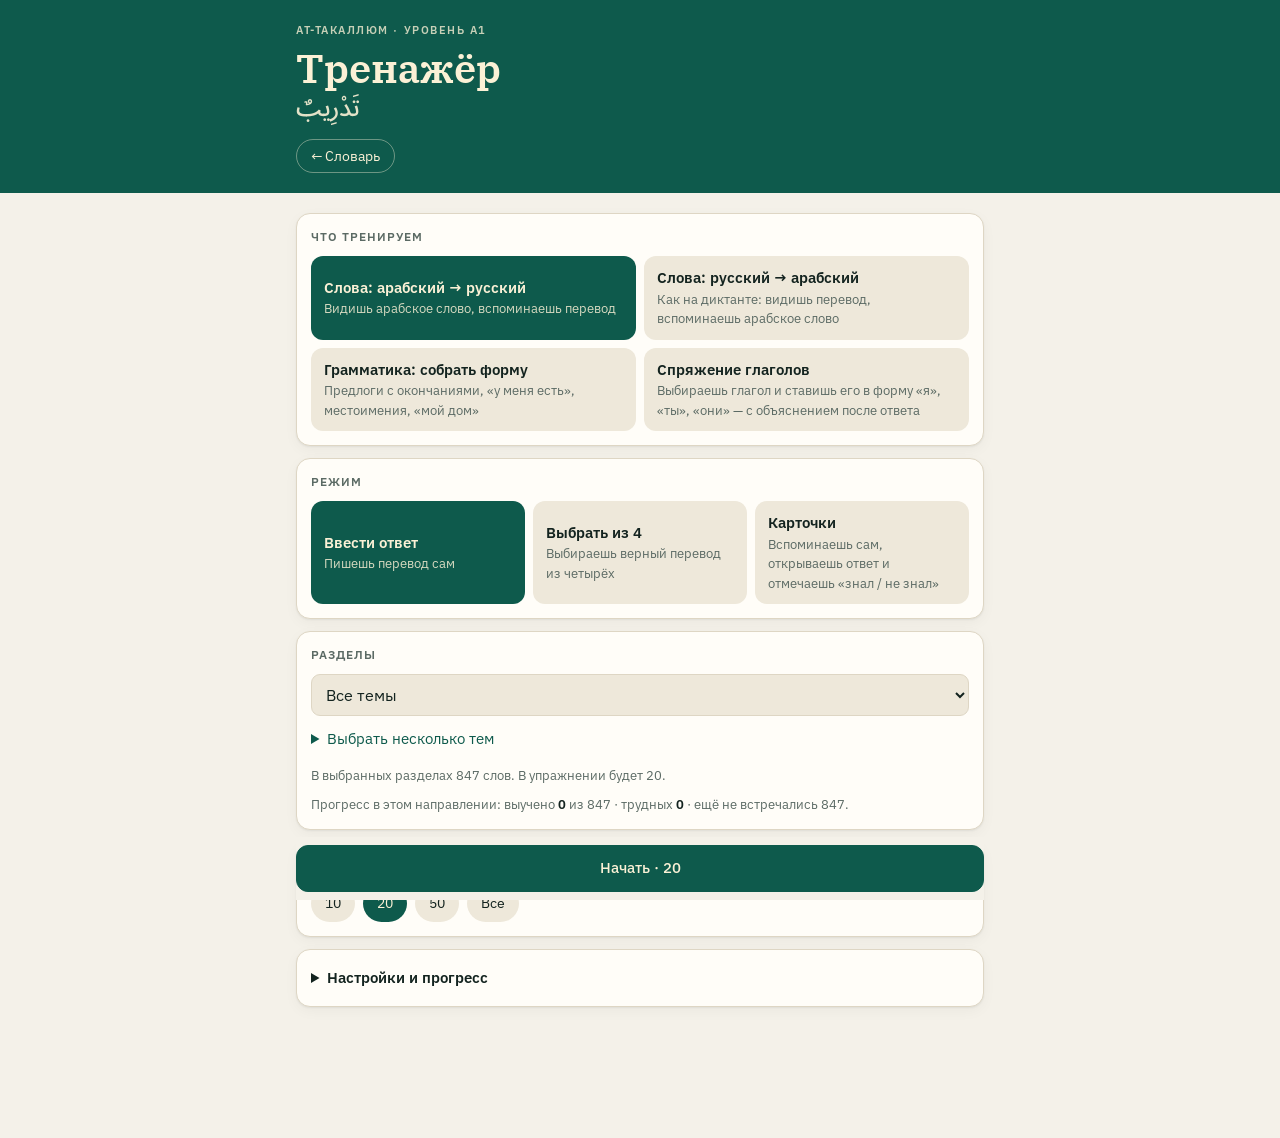
<file: trainer.html>
<!doctype html>
<html lang="ru">
<head>
<meta charset="utf-8">
<meta name="viewport" content="width=device-width,initial-scale=1,viewport-fit=cover">
<title>Тренажёр · Арабский словарь А1</title>
<link rel="icon" type="image/png" sizes="32x32" href="icons/favicon-32.png">
<link rel="icon" type="image/png" sizes="48x48" href="icons/favicon-48.png">
<link rel="apple-touch-icon" href="icons/apple-touch-icon.png">
<link rel="manifest" href="manifest.webmanifest">
<meta name="theme-color" content="#0e5a4c">
<meta name="apple-mobile-web-app-capable" content="yes">
<meta name="apple-mobile-web-app-title" content="Арабский">
<link rel="preconnect" href="https://fonts.googleapis.com">
<link rel="preconnect" href="https://fonts.gstatic.com" crossorigin>
<link rel="stylesheet" media="print" onload="this.media='all'" href="https://fonts.googleapis.com/css2?family=Noto+Sans+Arabic:wght@400;500;600&family=Noto+Naskh+Arabic:wght@400;500;600&family=IBM+Plex+Sans:wght@400;500;600&family=IBM+Plex+Serif:wght@600&display=swap">
<style>
  :root{
    color-scheme:light;
    --bg:#F4F1E9;--surface:#FFFDF8;--surface-2:#EEE8DA;--ink:#13231F;--muted:#5B6A64;--line:#DED6C4;
    --accent:#0E5A4C;--accent-ink:#FBF1D6;--accent-soft:#DDEBE4;--gold:#94680F;
    --band:#0E5A4C;--band-ink:#FBF1D6;--band-muted:rgba(251,241,214,.78);
    --bad:#B3261E;--bad-soft:#F7E1DE;
    --shadow:0 1px 2px rgba(19,35,31,.06),0 4px 14px rgba(19,35,31,.04);
    --arfont:"Noto Sans Arabic","Noto Naskh Arabic","Segoe UI","Geeza Pro",Tahoma,sans-serif;
    --ui:"IBM Plex Sans",system-ui,-apple-system,"Segoe UI",sans-serif;
    --display:"IBM Plex Serif",Georgia,serif;
  }
  @media (prefers-color-scheme: dark){
    :root{
      color-scheme:dark;
      --bg:#0B1613;--surface:#12211D;--surface-2:#192C27;--ink:#E7F0EC;--muted:#93A79F;--line:#233631;
      --accent:#63C3A7;--accent-ink:#0B1613;--accent-soft:#16302A;--gold:#DDAA4C;
      --band:#0F2C25;--band-ink:#F3E8CC;--band-muted:rgba(243,232,204,.72);
      --bad:#F2837A;--bad-soft:#3A1F1C;--shadow:0 1px 2px rgba(0,0,0,.35);
    }
  }
  *{box-sizing:border-box}
  html,body{margin:0;padding:0}
  body{background:var(--bg);color:var(--ink);font-family:var(--ui);font-size:15px;line-height:1.5;-webkit-tap-highlight-color:transparent}
  body::before{content:"";position:fixed;inset:0 0 auto;height:env(safe-area-inset-top,0px);z-index:31;background:var(--band)}
  body.font-naskh{--arfont:"Noto Naskh Arabic","Noto Sans Arabic","Geeza Pro",serif}
  [hidden]{display:none!important}
  .inner{max-width:720px;margin:0 auto;padding-left:max(16px,env(safe-area-inset-left,0px));padding-right:max(16px,env(safe-area-inset-right,0px))}

  .masthead{background:var(--band);color:var(--band-ink);padding-top:env(safe-area-inset-top,0px)}
  .masthead .inner{padding-block:22px 20px;display:grid;gap:8px;justify-items:start}
  .eyebrow{margin:0;font-size:11px;letter-spacing:.14em;text-transform:uppercase;font-weight:600;color:var(--band-muted)}
  h1{margin:0;font-family:var(--display);font-weight:600;font-size:clamp(28px,6.5vw,40px);line-height:1.08}
  h1 .h1ar{display:block;font-family:var(--arfont);font-weight:500;font-size:.62em;line-height:1.5;direction:rtl;text-align:left;opacity:.9}
  .backlink{display:inline-block;margin-top:4px;padding:6px 14px;border:1px solid rgba(251,241,214,.4);border-radius:999px;color:var(--band-ink);font-size:13.5px;text-decoration:none}
  .backlink:focus-visible,.btn:focus-visible,.tgl:focus-visible,.opt:focus-visible,.mode:focus-visible,input:focus-visible{outline:2px solid var(--accent);outline-offset:2px}

  .wrap{max-width:720px;margin:0 auto;padding:20px max(16px,env(safe-area-inset-left,0px)) calc(56px + env(safe-area-inset-bottom,0px)) max(16px,env(safe-area-inset-left,0px))}
  .note{color:var(--muted);font-size:14px;margin:12px 0}
  .err{padding:16px;border:1px dashed var(--line);border-radius:14px;color:var(--ink);background:var(--surface)}
  .err a{color:var(--accent)}

  .box{background:var(--surface);border:1px solid var(--line);border-radius:14px;padding:14px;margin-bottom:12px;box-shadow:var(--shadow)}
  .box h2{margin:0 0 10px;font-size:12px;letter-spacing:.08em;text-transform:uppercase;color:var(--muted);font-weight:600;font-family:var(--ui)}
  .modes{display:grid;gap:8px}
  .mode{display:block;width:100%;text-align:left;font:inherit;color:var(--ink);background:var(--surface-2);border:1px solid transparent;border-radius:12px;padding:10px 12px;cursor:pointer}
  .mode b{display:block;font-weight:600}
  .mode span{display:block;font-size:13px;color:var(--muted)}
  .mode[aria-pressed="true"]{background:var(--accent);color:var(--accent-ink)}
  .mode[aria-pressed="true"] span{color:var(--accent-ink);opacity:.85}
  .wraprow{display:flex;flex-wrap:wrap;gap:8px;align-items:center}
  .tgl{background:var(--surface-2);color:var(--ink);border:1px solid transparent;border-radius:999px;padding:7px 13px;font:inherit;font-size:14px;cursor:pointer}
  .tgl small{color:var(--muted);margin-left:4px;font-size:12px}
  .tgl[aria-pressed="true"]{background:var(--accent);color:var(--accent-ink)}
  .tgl[aria-pressed="true"] small{color:var(--accent-ink);opacity:.8}
  .tgl.ghost{background:transparent;border-color:var(--line);color:var(--muted)}
  .avail{margin:10px 0 0;font-size:13px;color:var(--muted)}

  .btn{font:inherit;font-size:15px;font-weight:500;color:var(--ink);background:var(--surface);border:1px solid var(--line);border-radius:12px;padding:11px 16px;cursor:pointer}
  .btn.primary{background:var(--accent);border-color:var(--accent);color:var(--accent-ink)}
  .btn.good{background:var(--accent-soft);border-color:var(--accent);color:var(--ink)}
  .btn.badb{background:var(--bad-soft);border-color:var(--bad);color:var(--ink)}
  .btn[disabled]{opacity:.45;cursor:default}
  .btn.wide{width:100%}
  .btn.link{border:0;background:none;padding:6px 0;color:var(--accent)}

  .playbar{display:flex;justify-content:space-between;align-items:center;gap:8px;font-size:13px;color:var(--muted);margin-bottom:8px}
  .prog{height:6px;border-radius:3px;background:var(--surface-2);overflow:hidden;margin-bottom:12px}
  .prog i{display:block;height:100%;width:0;background:var(--accent);transition:width .2s}
  .card{background:var(--surface);border:1px solid var(--line);border-radius:14px;padding:22px 16px;text-align:center;box-shadow:var(--shadow)}
  .tag{font-size:12px;color:var(--muted);letter-spacing:.04em}
  .qar{font-family:var(--arfont);font-weight:500;direction:rtl;line-height:1.5;margin:6px 0 2px;font-size:60px;overflow-wrap:anywhere}
  .qar.m{font-size:42px}.qar.s{font-size:30px}
  .qbase{font-family:var(--arfont);font-size:26px;direction:rtl;line-height:1.7;margin:10px 0;overflow-wrap:anywhere}
  .qtr{min-height:22px;color:var(--accent);font-size:16px;margin-bottom:12px}
  .row{display:flex;gap:8px}
  input[type=text]{flex:1;min-width:0;font:inherit;font-size:16px;color:var(--ink);background:var(--bg);border:1px solid var(--line);border-radius:12px;padding:11px 12px}
  .sub{display:flex;gap:8px;justify-content:center;flex-wrap:wrap;margin-top:10px}
  .opts{display:grid;grid-template-columns:repeat(auto-fit,minmax(220px,1fr));gap:8px;text-align:left}
  .opt{font:inherit;font-size:16px;color:var(--ink);background:var(--surface);border:1px solid var(--line);border-radius:12px;padding:12px;cursor:pointer;text-align:left}
  .opt.good{border-color:var(--accent);background:var(--accent-soft)}
  .opt.wrong{border-color:var(--bad);background:var(--bad-soft)}
  .fb{margin-top:14px;text-align:left;font-size:15px}
  .fb .res{font-weight:600}
  .fb .res.ok{color:var(--accent)}.fb .res.bad{color:var(--bad)}
  .fb .ans{font-size:19px;font-weight:600;margin:2px 0}
  .fb .ex{color:var(--muted);font-size:13.5px}
  .fb .ex .arx{font-family:var(--arfont);font-size:18px;color:var(--ink);direction:rtl;unicode-bidi:isolate}
  .fb .sub{justify-content:flex-start}
  .reveal{min-height:56px}
  .big{font-size:22px;font-weight:600;font-family:var(--display);margin:6px 0 4px}
  .missed{list-style:none;margin:12px 0 0;padding:0;text-align:left;display:grid;gap:6px}
  .missed li{display:flex;justify-content:space-between;gap:12px;align-items:center;background:var(--surface-2);border-radius:10px;padding:8px 12px}
  .missed .arx{font-family:var(--arfont);font-size:22px;direction:rtl;unicode-bidi:isolate}
  .missed .ruw{color:var(--muted);font-size:14px;text-align:right}
  .qru{font-family:var(--display);font-weight:600;font-size:30px;line-height:1.3;margin:10px 0 4px;overflow-wrap:anywhere}
  .qru.m{font-size:24px}
  .arx{font-family:var(--arfont);font-weight:500;direction:rtl;unicode-bidi:isolate}
  .qru .arx{font-size:1.15em}
  .opt.ar{font-family:var(--arfont);font-size:24px;line-height:1.5;direction:rtl;text-align:right}
  .fb .ans.arans{font-family:var(--arfont);font-size:30px;font-weight:500;direction:rtl;text-align:left;unicode-bidi:plaintext}
  .stat{margin:10px 0 0;font-size:13px;color:var(--muted)}
  .stat b{color:var(--ink);font-weight:600}
  .tgl.warn{background:var(--bad-soft);color:var(--ink)}
  input.arin{font-family:var(--arfont);font-size:20px}
  html,body{overscroll-behavior-y:contain}
  .startbar{position:sticky;bottom:0;padding:8px 0 max(8px,env(safe-area-inset-bottom));background:var(--bg);z-index:2}
  .preferences summary{cursor:pointer;font-weight:600;padding:3px 0}
  .preferences[open] summary{margin-bottom:12px}
  .tgl small{display:inline-block;padding:0 4px}
  .qbase,.qar,.opt.ar,.fb .ans.arans{line-height:1.8}
  @media(min-width:720px){
    #tracks,#modes{grid-template-columns:repeat(2,minmax(0,1fr))}
    #modes{grid-template-columns:repeat(3,minmax(0,1fr))}
  }
  @media(max-width:430px){
    .wrap{padding-inline:max(12px,env(safe-area-inset-left))}
    .card{padding:16px 12px}
    .tgl{min-height:40px}
    .opts{grid-template-columns:minmax(0,1fr)}
    .playbar{flex-wrap:wrap}
    .masthead .inner{padding-block:14px}
  }
  @media(prefers-reduced-motion:reduce){.prog i{transition:none}}
  #single-topic{width:100%;padding:9px 10px;color:var(--ink);background:var(--surface-2);border:1px solid var(--line);border-radius:9px;font:inherit;font-size:16px}
  .multi{margin-top:7px}
  .multi summary{cursor:pointer;color:var(--accent);padding-block:5px}
  .multi[open] summary{margin-bottom:6px}
</style>
</head>
<body>
<header class="masthead">
  <div class="inner">
    <p class="eyebrow">Ат-Такаллюм · уровень A1</p>
    <h1>Тренажёр<span class="h1ar">تَدْرِيبٌ</span></h1>
    <a class="backlink" href="./">← Словарь</a>
  </div>
</header>

<main class="wrap">
  <p class="note" id="loading">Загружаю слова из словаря…</p>
  <div class="err" id="err" hidden></div>

  <div id="setup" hidden>
    <section class="box">
      <h2>Что тренируем</h2>
      <div class="modes" id="tracks"></div>
      <p class="note" id="conj-help" hidden>Выбери глагол и время ниже. Задание показывает форму «он» и местоимение — поставь глагол в нужную форму. После ответа появятся транскрипция и объяснение. При вводе можно писать без огласовок; указанные огласовки проверяются.</p>
    </section>
    <section class="box">
      <h2>Режим</h2>
      <div class="modes" id="modes"></div>
    </section>
    <section class="box">
      <h2 id="sections-title">Разделы</h2>
      <select id="single-topic" aria-label="Выбор темы"></select>
      <details class="multi"><summary>Выбрать несколько тем</summary>
      <div class="wraprow" id="secs"></div>
      <div class="wraprow" style="margin-top:10px"><button class="tgl ghost" id="allsecs" type="button"></button></div>
      </details>
      <p class="avail" id="avail" role="status"></p>
      <button class="btn link" id="show-all-items" type="button" hidden>Тренировать все выбранные</button>
      <p class="stat" id="stat"></p>
    </section>
    <section class="box">
      <h2>Сколько заданий за раз</h2>
      <div class="wraprow" id="counts"></div>
    </section>
    <details class="box preferences">
      <summary>Настройки и прогресс</summary>
      <div class="wraprow">
        <button class="tgl" id="smart" type="button" aria-pressed="true">Чаще трудные</button>
        <button class="tgl" id="onlyhard" type="button" aria-pressed="false">Только трудные</button>
        <button class="tgl" id="autotr" type="button" aria-pressed="false">Транскрипция сразу</button>
        <button class="tgl" id="fontsw" type="button" aria-pressed="false">Шрифт: классический</button>
      </div>
      <div class="wraprow" style="margin-top:10px"><button class="tgl ghost" id="reset" type="button">Сбросить прогресс</button></div>
    </details>
    <div class="startbar"><button class="btn primary wide" id="start" type="button">Начать</button></div>
  </div>

  <div id="play" hidden></div>
</main>

<script>
(function(){
  'use strict';
  var $ = function(id){ return document.getElementById(id); };
  var KEY = 'arab-trainer-v2', OLDKEY = 'arab-trainer-v1', FONTKEY = 'arabic-a1-font', STKEY = 'arab-trainer-stats-v1';
  var TRACKS = [
    {id:'ar',   t:'Слова: арабский → русский', d:'Видишь арабское слово, вспоминаешь перевод'},
    {id:'ru',   t:'Слова: русский → арабский', d:'Как на диктанте: видишь перевод, вспоминаешь арабское слово'},
    {id:'form', t:'Грамматика: собрать форму', d:'Предлоги с окончаниями, «у меня есть», местоимения, «мой дом»'},
    {id:'conj', t:'Спряжение глаголов', d:'Выбираешь глагол и ставишь его в форму «я», «ты», «они» — с объяснением после ответа'}
  ];
  var MODES = [
    {id:'type',   t:'Ввести ответ',  d:{ar:'Пишешь перевод сам', ru:'Пишешь по-арабски или транскрипцией', form:'Пишешь форму по-арабски или транскрипцией', conj:'Пишешь нужную форму по-арабски или транскрипцией'}},
    {id:'choice', t:'Выбрать из 4',   d:{ar:'Выбираешь верный перевод из четырёх', ru:'Выбираешь верное арабское слово из четырёх', form:'Выбираешь верную форму из четырёх', conj:'Выбираешь нужную форму глагола из четырёх'}},
    {id:'flash',  t:'Карточки',       d:{ar:'Вспоминаешь сам, открываешь ответ и отмечаешь «знал / не знал»', ru:'Вспоминаешь арабское слово, открываешь и отмечаешь «знал / не знал»', form:'Вспоминаешь форму, открываешь и отмечаешь «знал / не знал»', conj:'Вспоминаешь спряжение, открываешь ответ и объяснение'}}
  ];
  var COUNTS = [10, 20, 50, 0];
  var NUMW = {'0':'ноль','1':'один','2':'два','3':'три','4':'четыре','5':'пять','6':'шесть','7':'семь','8':'восемь','9':'девять','10':'десять','11':'одиннадцать','12':'двенадцать','13':'тринадцать','14':'четырнадцать','15':'пятнадцать','16':'шестнадцать','17':'семнадцать','18':'восемнадцать','19':'девятнадцать','20':'двадцать','30':'тридцать','40':'сорок','50':'пятьдесят','60':'шестьдесят','70':'семьдесят','80':'восемьдесят','90':'девяносто','100':'сто'};
  var FLABEL = {prep:'Предлоги + окончания', have:'Иметь: عِنْدَ / لَدَى / لِـ', exist:'Есть / нет / был', pron:'Местоимения и окончания', poss:'Мой дом, твой дом…', demo:'Указательные: этот, тот'};
  var AR = /[؀-ۿ]/;
  var PRON_SEC = 'pron-words';

  var WORDS = [], WSECS = [], FORMS = [], FSECS = [], CONJ = [], CSECS = [];
  var S = {track:'ar', mode:'type', wsecs:{}, fsecs:{}, csecs:{}, count:20, autoTr:false, smart:true, onlyHard:false};
  var ST = {};
  var Q = [], idx = 0, ok = 0, missed = [], answered = false, revealed = false, resetArmed = false;

  function esc(s){ return String(s).replace(/[&<>"]/g, function(c){ return {'&':'&amp;','<':'&lt;','>':'&gt;','"':'&quot;'}[c]; }); }
  function clean(s){ return (s || '').replace(/\s+/g, ' ').trim(); }
  function nk(s){ return (s || '').toLowerCase().replace(/ё/g, 'е').replace(/[^a-zа-я0-9 ]+/g, ' ').replace(/\s+/g, ' ').trim(); }
  function nar(s){ return (s || '').replace(/[ً-ٰٟـۡ]/g, '').replace(/[؟?!.,،…]/g, '').replace(/\s+/g, ' ').trim(); }
  function narLoose(s){ return nar(s).replace(/[أإآٱ]/g, 'ا').replace(/ى/g, 'ي').replace(/ة/g, 'ه').replace(/ؤ/g, 'و').replace(/ئ/g, 'ي').replace(/ء/g, '').replace(/\s+/g, ''); }
  function ntr(s){ return (s || '').toLowerCase().replace(/ё/g, 'е').replace(/э/g, 'а').replace(/[́'’ʼ`‘\-\s?.,!…]/g, ''); }
  function shuffle(a){ a = a.slice(); for(var i = a.length - 1; i > 0; i--){ var j = Math.floor(Math.random() * (i + 1)); var t = a[i]; a[i] = a[j]; a[j] = t; } return a; }
  function lev(a, b){
    var p = [], i, j;
    for(j = 0; j <= b.length; j++) p[j] = j;
    for(i = 1; i <= a.length; i++){
      var prev = p[0]; p[0] = i;
      for(j = 1; j <= b.length; j++){
        var tmp = p[j];
        p[j] = Math.min(p[j] + 1, p[j - 1] + 1, prev + (a[i - 1] === b[j - 1] ? 0 : 1));
        prev = tmp;
      }
    }
    return p[b.length];
  }
  function variantsOf(ru){
    var seen = {}, out = [];
    function add(s){ s = nk(s); if(s && !seen[s]){ seen[s] = 1; out.push(s); } }
    var bare = ru.replace(/\([^)]*\)/g, '');
    add(ru); add(bare);
    bare.split(/[,;\/]/).forEach(add);
    return out;
  }
  function bidi(s){ return esc(s).replace(/[؀-ۿ][؀-ۿ\s]*/g, function(m){ var t = m.replace(/\s+$/, ''); return '<span class="arx">' + t + '</span>' + m.slice(t.length); }); }
  function arAlts(w){ var a = w.ar.replace(/\.\.\.|…/g, ''); var out = [a]; if(/\//.test(a)) out = out.concat(a.split(/\s*\/\s*/)); return out; }
  function trAlts(w){ var t = (w.tr || '').replace(/\([^)]*\)/g, ''); var out = [t]; if(/\//.test(t)) out = out.concat(t.split(/\s*\/\s*/)); return out.filter(function(x){ return ntr(x); }); }

  function lsGet(k){ try{ return JSON.parse(localStorage.getItem(k) || 'null'); }catch(e){ return null; } }
  function lsSet(k, v){ try{ localStorage.setItem(k, JSON.stringify(v)); }catch(e){} }
  function save(){ lsSet(KEY, {track:S.track, mode:S.mode, wsecs:S.wsecs, fsecs:S.fsecs, csecs:S.csecs, count:S.count, autoTr:S.autoTr, smart:S.smart, onlyHard:S.onlyHard}); }
  function saveStats(){ lsSet(STKEY, ST); }

  /* ---------- прогресс ---------- */
  function sk(w){ return (w.conj ? 'conj' : w.form ? 'form' : S.track) + '|' + w.id; }
  function stOf(w){ return ST[sk(w)] || null; }
  function isHard(w){ var s = stOf(w); return !!s && s.w > 0 && s.b < 2; }
  function isLearned(w){ var s = stOf(w); return !!s && s.b >= 3; }
  function weight(w){ var s = stOf(w); if(!s) return 3; return [6, 3, 2, 1, 0.5, 0.25][Math.min(s.b, 5)]; }
  function record(w, good){
    var k = sk(w), s = ST[k] || {b:0, r:0, w:0};
    if(good){ s.r++; s.b = Math.min(5, s.b + 1); } else { s.w++; s.b = 0; }
    s.t = Date.now(); ST[k] = s; saveStats();
  }

  /* ---------- разбор словаря ---------- */
  function mk(sec, label, ar, tr, ru, extra, tag){
    return {id:sec + '|' + ar + '|' + (tag || ''), sec:sec, secLabel:label, ar:ar, tr:tr, ru:ru, label:ru, variants:variantsOf(ru), extra:extra || [], tag:tag || label};
  }
  function mkF(kind, ar, tr, label, tag, row, col){
    return {id:'f-' + kind + '|' + ar + '|' + label + '|' + tag, sec:'f-' + kind, secLabel:FLABEL[kind], ar:ar, tr:tr, ru:label, label:label, variants:[], extra:[], tag:tag, form:true, row:row, col:col};
  }
  function arFirst(s){
    var m = s.search(/[A-Za-zА-Яа-яЁё'’ʼ(\-]/);
    if(m < 0) return {ar:clean(s), rest:''};
    return {ar:clean(s.slice(0, m)), rest:clean(s.slice(m))};
  }
  function ruFirst(s){
    var m = s.search(AR);
    if(m < 0) return {ru:clean(s), ar:''};
    return {ru:clean(s.slice(0, m)), ar:clean(s.slice(m))};
  }

  function parseForms(tb, heads, rows, F){
    var h0 = heads[0] || '';
    function cells(tr){ return [].map.call(tr.children, function(td){ return clean(td.textContent); }); }
    if(h0 === 'Лицо' && heads.length >= 6){
      var preps = heads.slice(1).map(arFirst);
      rows.forEach(function(tr){
        var c = cells(tr); if(c.length < 2) return;
        var person = ruFirst(c[0]).ru;
        for(var j = 1; j < c.length && j <= preps.length; j++){
          var x = arFirst(c[j]); if(!x.ar) continue;
          F.push(mkF('prep', x.ar, x.rest, preps[j - 1].ar + ' + ' + person, 'Предлог «' + preps[j - 1].rest + '» + местоимение', person, preps[j - 1].ar));
        }
      });
      return true;
    }
    if(h0 === 'Значение' && heads.length === 4 && AR.test(heads[1])){
      rows.forEach(function(tr){
        var c = cells(tr); if(c.length < 4) return;
        for(var j = 1; j < 4; j++){
          var x = arFirst(c[j]); if(!x.ar) continue;
          F.push(mkF('have', x.ar, x.rest, c[0] + ' · через ' + heads[j], 'Иметь, «у меня есть»', c[0], heads[j]));
        }
      });
      return true;
    }
    if(h0 === 'Значение' && heads.length === 3 && heads[1] === 'Мужской род' && heads[2] === 'Женский род'){
      rows.forEach(function(tr){
        var c = cells(tr); if(c.length < 3) return;
        [[1, 'м. р.'], [2, 'ж. р.']].forEach(function(g){
          var x = arFirst(c[g[0]]); if(x.ar) F.push(mkF('exist', x.ar, x.rest, c[0] + ' (' + g[1] + ')', 'Есть / нет / был', c[0], g[1]));
        });
      });
      return true;
    }
    if(h0 === 'Лицо' && /^Отдельное/.test(heads[1] || '')){
      rows.forEach(function(tr){
        var c = cells(tr); if(c.length < 3) return;
        var a = arFirst(c[1]), b = arFirst(c[2]);
        if(a.ar) F.push(mkF('pron', a.ar, a.rest, c[0], 'Отдельное местоимение', c[0], 'sep'));
        if(b.ar) F.push(mkF('pron', b.ar, b.rest, c[0], 'Слитное окончание («мой, твой…»)', c[0], 'suf'));
      });
      return true;
    }
    if(h0 === 'Чьё'){
      rows.forEach(function(tr){
        var c = cells(tr); if(c.length < 4 || !c[2]) return;
        F.push(mkF('poss', c[2], c[3], c[0] + ' дом', 'بَيْتٌ + окончание', c[0], 'poss'));
      });
      return true;
    }
    if(h0 === 'Значение' && heads[1] === 'Мн. число'){
      var seen = {};
      rows.forEach(function(tr){
        var c = cells(tr); if(c.length < 5) return;
        var g = /^ж/.test(c[4]) ? 'ж' : 'м';
        var names = c[0].split(/\s*\/\s*/);
        function add(cell, labels, num){
          var x = arFirst(cell), ars = x.ar.split(/\s*\/\s*/), trs = x.rest.replace(/\([^)]*\)/g, '').split(/\s*\/\s*/);
          ars.forEach(function(a, i){
            if(!a || seen[a]) return; seen[a] = 1;
            F.push(mkF('demo', a, clean(trs[i] || ''), labels[i] || labels[0], 'Указательные · ' + num, num, g));
          });
        }
        add(c[3], names.map(function(n){ return n + ' (' + g + ')'; }), 'ед. число');
        add(c[2], ['эти двое (' + g + ')'], 'дв. число');
        add(c[1], ['эти (о людях)', 'те (о людях)'], 'мн. число');
      });
      return true;
    }
    return false;
  }

  function parse(doc){
    var chips = {};
    [].forEach.call(doc.querySelectorAll('#chips a'), function(a){ chips[(a.getAttribute('href') || '').slice(1)] = clean(a.textContent); });
    var items = [], secs = [], F = [], studyDays = {};
    [].forEach.call(doc.querySelectorAll('section[id]'), function(sec){
      var id = sec.id, h2 = sec.querySelector('h2');
      var label = chips[id] || clean(h2 ? h2.textContent : id);
      var studyDay = Number(sec.getAttribute('data-review-list')) || 0;
      if(studyDay) studyDays[id] = studyDay;
      var before = items.length;
      [].forEach.call(sec.querySelectorAll('table'), function(tb){
        var heads = [].map.call(tb.querySelectorAll('thead th'), function(th){ return clean(th.textContent); });
        var rows = [].slice.call(tb.querySelectorAll('tbody tr'));
        var h0 = heads[0] || '', kind = null;
        if(h0 === 'Прошедшее') kind = 'verb';
        else if(h0 === 'Перевод' && heads[1] === 'Мужской род') kind = 'color';
        else if(h0 === 'Перевод' && heads[1] === 'Слово') kind = 'day';
        else if(/^(Слово|Фраза|Команда)$/.test(h0) && heads[1] === 'Вслух' && heads.length >= 3) kind = 'plain';
        if(!kind){ parseForms(tb, heads, rows, F); return; }
        rows.forEach(function(tr){
          var c = [].map.call(tr.children, function(td){ return clean(td.textContent); });
          if(c.length < 3) return;
          if(kind === 'verb' && c.length >= 5){
            if(c[0] && c[4]) items.push(mk(id, label, c[0], c[1], c[4], c[2] ? [{k:'Настоящее', v:c[2], t:c[3]}] : [], 'Глагол · прошедшее время, «он»'));
            if(c[2] && c[4]) items.push(mk(id, label, c[2], c[3], c[4], c[0] ? [{k:'Прошедшее', v:c[0], t:c[1]}] : [], 'Глагол · настоящее время, «он»'));
          }else if(kind === 'color' && c.length >= 3){
            if(c[0] && c[1]) items.push(mk(id, label, c[1], c[2], c[0], c[3] ? [{k:'Женский род', v:c[3], t:c[4]}] : [], label + ' · мужской род'));
          }else if(kind === 'day' && c.length >= 3){
            if(c[0] && c[1]) items.push(mk(id, label, c[1], c[2], c[0], c[3] ? [{k:'От числа', v:c[3]}] : []));
          }else if(kind === 'plain'){
            var extra = [];
            if(heads[3] === 'Род' && c[3]) extra.push({k:'Род', v:c[3]});
            if(heads[3] === 'Мн. число' && c[3]) extra.push({k:'Мн. число', v:c[3]});
            if(heads[3] === 'Группа' && /^местоимени/i.test(c[3]) && c[0] && c[2]){
              // местоимения — отдельным разделом; id прежний, чтобы не терялся прогресс
              var pw = mk(PRON_SEC, 'Местоимения', c[0], c[1], c[2], [], 'Местоимение');
              pw.id = id + '|' + c[0] + '|';
              pw.alsoIn = clean(tr.getAttribute('data-also-in')).split(' ').filter(Boolean);
              items.push(pw);
            }else if(c[0] && c[2]){
              var word = mk(id, label, c[0], c[1], c[2], extra);
              word.alsoIn = clean(tr.getAttribute('data-also-in')).split(' ').filter(Boolean);
              word.id = tr.getAttribute('data-trainer-id') || word.id;
              items.push(word);
            }
            if(heads[3] === 'Антоним' && c.length >= 6 && c[3] && c[5]) items.push(mk(id, label, c[3], c[4], c[5], [], label + ' · антоним'));
          }
        });
      });
      [].forEach.call(sec.querySelectorAll('.num'), function(n){
        var figEl = n.querySelector('.fig'), wEl = n.querySelector('.word');
        if(!figEl || !wEl) return;
        var fig = clean(figEl.textContent).replace(/[٠-٩]/g, function(d){ return String(d.charCodeAt(0) - 0x0660); });
        var clone = wEl.cloneNode(true), sayEl = clone.querySelector('.say');
        var say = sayEl ? clean(sayEl.textContent) : '';
        if(sayEl) sayEl.parentNode.removeChild(sayEl);
        var ar = clean(clone.textContent);
        if(!ar || !fig) return;
        var w = NUMW[fig], it = mk(id, label, ar, say, w ? fig + ' · ' + w : fig, [], 'Число');
        it.variants = [fig]; if(w) it.variants.push(nk(w));
        items.push(it);
      });
      var n = items.slice(before).filter(function(x){ return x.sec === id; }).length;
      if(n > 0 || studyDay || sec.hasAttribute('data-linked-topic')) secs.push({id:id, label:label, n:n, studyDay:studyDay});
      var np = items.slice(before).filter(function(x){ return x.sec === PRON_SEC; }).length;
      if(np > 0) secs.push({id:PRON_SEC, label:'Местоимения', n:np});
    });
    items.forEach(function(word){
      word.alsoIn = word.alsoIn || [];
      word.studyDay = studyDays[word.alsoIn.find(function(id){ return studyDays[id]; })] || 0;
    });
    secs.forEach(function(sec){
      sec.n += items.filter(function(word){
        return sec.studyDay ? word.studyDay && word.studyDay <= sec.studyDay : word.alsoIn.includes(sec.id);
      }).length;
    });
    var fsecs = [];
    Object.keys(FLABEL).forEach(function(k){
      var n = F.filter(function(x){ return x.sec === 'f-' + k; }).length;
      if(n) fsecs.push({id:'f-' + k, label:FLABEL[k], n:n});
    });
    return {items:items, secs:secs, forms:F, fsecs:fsecs};
  }

  /* Спряжения: формы проверены отдельно; окончания не выводятся из инфинитива. */
  var PERSONS = [
    ['أَنَا', 'я'], ['أَنْتَ', 'ты (м.)'], ['أَنْتِ', 'ты (ж.)'],
    ['هُوَ', 'он'], ['هِيَ', 'она'], ['أَنْتُمَا', 'вы оба / обе'],
    ['هُمَا', 'они оба'], ['هُمَا', 'они обе'], ['نَحْنُ', 'мы'],
    ['أَنْتُمْ', 'вы (м.)'], ['أَنْتُنَّ', 'вы (ж.)'], ['هُمْ', 'они (м.)'], ['هُنَّ', 'они (ж.)']
  ];
  var CONJ_VERBS = [
    {id:'write', ru:'писать', ar:'يَكْتُبُ', tr:'я́ктубу', stem:'كْتُب', v:'a',
      trs:["'а́ктубу",'та́ктубу','тактуби́на','я́ктубу','та́ктубу','тактуба́ни','яктуба́ни','тактуба́ни','на́ктубу','тактубу́на','такту́бна','яктубу́на','якту́бна']},
    {id:'breakfast', ru:'завтракать', ar:'يُفْطِرُ', tr:'ю́фтиру', stem:'فْطِر', v:'u',
      trs:["'у́фтиру",'ту́фтиру','туфтири́на','ю́фтиру','ту́фтиру','туфтира́ни','юфтира́ни','туфтира́ни','ну́фтиру','туфтиру́на','туфти́рна','юфтиру́на','юфти́рна']},
    {id:'prefer', ru:'предпочитать', ar:'يُفَضِّلُ', tr:'юфа́ддилю', stem:'فَضِّل', v:'u',
      trs:["'уфа́ддилю",'туфа́ддилю','туфаддили́на','юфа́ддилю','туфа́ддилю','туфаддиля́ни','юфаддиля́ни','туфаддиля́ни','нуфа́ддилю','туфаддилю́на','туфа́ддильна','юфаддилю́на','юфа́ддильна']},
    {id:'eat-meal', ru:'принимать пищу', ar:'يَتَنَاوَلُ', tr:'ятана́валю', stem:'تَنَاوَل', v:'a',
      trs:["'атана́валю",'татана́валю','татанавали́на','ятана́валю','татана́валю','татанаваля́ни','ятанаваля́ни','татанаваля́ни','натана́валю','татанавалю́на','татана́вальна','ятанавалю́на','ятана́вальна'],
      note:'Буквы تَنَاوَل сохраняются. В تَتَنَاوَلُ первая ت — приставка лица, вторая входит в основу.'},
    {id:'return', ru:'возвращаться', ar:'يَرْجِعُ', tr:"я́рджи'у", stem:'رْجِع', v:'a',
      trs:["'а́рджи'у","та́рджи'у","тарджи'и́на","я́рджи'у","та́рджи'у","тарджи'а́ни","ярджи'а́ни","тарджи'а́ни","на́рджи'у","тарджи'у́на","тарджи́'на","ярджи'у́на","ярджи́'на"]},
    {id:'cook', ru:'готовить еду', ar:'يَطْبُخُ', tr:'я́тбуху', stem:'طْبُخ', v:'a',
      trs:["'а́тбуху",'та́тбуху','татбухи́на','я́тбуху','та́тбуху','татбуха́ни','ятбуха́ни','татбуха́ни','на́тбуху','татбуху́на','татбу́хна','ятбуху́на','ятбу́хна']},
    {id:'watch', ru:'смотреть', ar:'يُشَاهِدُ', tr:'юша́хиду', stem:'شَاهِد', v:'u',
      trs:["'уша́хиду",'туша́хиду','тушахиди́на','юша́хиду','туша́хиду','тушахида́ни','юшахида́ни','тушахида́ни','нуша́хиду','тушахиду́на','туша́хидна','юшахиду́на','юша́хидна']},
    {id:'wake', ru:'просыпаться', ar:'يَسْتَيْقِظُ', tr:'яста́йкизу', stem:'سْتَيْقِظ', v:'a',
      trs:["'аста́йкизу",'таста́йкизу','тастайкизи́на','яста́йкизу','таста́йкизу','тастайкиза́ни','ястайкиза́ни','тастайкиза́ни','наста́йкизу','тастайкизу́на','таста́йкизна','ястайкизу́на','яста́йкизна'],
      note:'В настоящем времени основа سْتَيْقِظ сохраняется: йа не выпадает.'},
    {id:'sleep', ru:'спать', ar:'يَنَامُ', tr:'яна́му', stem:'نَام', shortStem:'نَم', v:'a',
      trs:["'ана́му",'тана́му','танами́на','яна́му','тана́му','танама́ни','янама́ни','танама́ни','нана́му','танаму́на','тана́мна','янаму́на','яна́мна'],
      change:'Перед نَ женского множественного числа алиф выпадает: نَام → نَم. Долгое «а» становится коротким.'},
    {id:'rest', ru:'отдыхать', ar:'يَسْتَرِيحُ', tr:'ястари́ху', stem:'سْتَرِيح', shortStem:'سْتَرِح', v:'a',
      trs:["'астари́ху",'тастари́ху','тастарихи́на','ястари́ху','тастари́ху','тастариха́ни','ястариха́ни','тастариха́ни','настари́ху','тастариху́на','таста́рихна','ястариху́на','яста́рихна'],
      change:'Перед نَ женского множественного числа йа выпадает: سْتَرِيح → سْتَرِح. Долгое «и» становится коротким.'},
    {id:'eat', ru:'есть', ar:'يَأْكُلُ', tr:"я́'кулю", stem:'أْكُل', v:'a', first:'آكُلُ',
      trs:["'а́кулю","та́'кулю","та'кули́на","я́'кулю","та́'кулю","та'куля́ни","я'куля́ни","та'куля́ни","на́'кулю","та'кулю́на","та'ку́льна","я'кулю́на","я'ку́льна"],
      change:'В форме «я ем» две хамзы сливаются в آ: آكُلُ. В остальных формах сохраняется أْكُل.'},
    {id:'dinner', ru:'ужинать', ar:'يَتَعَشَّى', tr:"ята'а́шша",
      ars:['أَتَعَشَّى','تَتَعَشَّى','تَتَعَشَّيْنَ','يَتَعَشَّى','تَتَعَشَّى','تَتَعَشَّيَانِ','يَتَعَشَّيَانِ','تَتَعَشَّيَانِ','نَتَعَشَّى','تَتَعَشَّوْنَ','تَتَعَشَّيْنَ','يَتَعَشَّوْنَ','يَتَعَشَّيْنَ'],
      trs:["'ата'а́шша","тата'а́шша","тата'ашша́йна","ята'а́шша","тата'а́шша","тата'ашшая́ни","ята'ашшая́ни","тата'ашшая́ни","ната'а́шша","тата'ашша́уна","тата'ашша́йна","ята'ашша́уна","ята'ашша́йна"],
      change:'В коротких формах сохраняется ى. Перед окончаниями появляются ي или و: تَتَعَشَّيْنَ, يَتَعَشَّوْنَ.'}
  ];
  function buildConjugations(){
    var items = [], secs = [];
    var prefixes = ['أ','ت','ت','ي','ت','ت','ي','ت','ن','ت','ت','ي','ي'];
    var endings = ['ُ','ُ','ِينَ','ُ','ُ','َانِ','َانِ','َانِ','ُ','ُونَ','ْنَ','ُونَ','ْنَ'];
    CONJ_VERBS.forEach(function(v){
      var sec = 'conj-' + v.id, label = v.ru + ' · настоящее';
      PERSONS.forEach(function(p, i){
        var femalePlural = i === 10 || i === 12;
        var pre = prefixes[i] + (v.v === 'u' ? 'ُ' : 'َ');
        var stem = femalePlural && v.shortStem ? v.shortStem : v.stem;
        var ar = v.ars ? v.ars[i] : i === 0 && v.first ? v.first : pre + stem + endings[i];
        var rule = v.change && (v.ars || femalePlural || (v.first && i === 0)) ? v.change :
          'Приставка ' + pre + 'ـ указывает на лицо; окончание ـ' + endings[i] + ' соответствует «' + p[1] + '». Буквы основы сохраняются.';
        items.push({id:sec+'|'+i, sec:sec, secLabel:label, conj:true, form:true,
          ar:ar, tr:v.trs[i], ru:p[1]+' · '+v.ru, label:p[1]+' · «'+v.ru+'»',
          tag:'Спряжение · настоящее время', variants:[], row:i, col:v.id,
          promptAr:v.ar+' ← '+p[0], extra:[{k:'Форма «он»',v:v.ar,t:v.tr},{k:'Как получилось',v:rule}].concat(v.note ? [{k:'Запомни',v:v.note}] : [])});
      });
      secs.push({id:sec,label:label,n:13});
    });
    var pastAr=['كَتَبْتُ','كَتَبْتَ','كَتَبْتِ','كَتَبَ','كَتَبَتْ','كَتَبْتُمَا','كَتَبَا','كَتَبَتَا','كَتَبْنَا','كَتَبْتُمْ','كَتَبْتُنَّ','كَتَبُوا','كَتَبْنَ'];
    var pastTr=['ката́бту','ката́бта','ката́бти','ка́таба','ка́табат','катабтума́','ка́таба','катаба́та','ката́бна','ката́бтум','катабту́нна','ка́табу','ката́бна'];
    PERSONS.forEach(function(p,i){
      items.push({id:'conj-write-past|'+i,sec:'conj-write-past',secLabel:'писать · прошедшее',conj:true,form:true,
        ar:pastAr[i],tr:pastTr[i],ru:p[1]+' · писать',label:p[1]+' · «писать»',tag:'Спряжение · прошедшее время',
        variants:[],row:i,col:'write-past',promptAr:'كَتَبَ ← '+p[0],extra:[{k:'Форма «он»',v:'كَتَبَ',t:'ка́таба'},
          {k:'Как получилось',v:i===8?'Окончание ـنَا — «мы», с долгим «а».':i===12?'Окончание ـنَ — «они», женский род, с коротким «а».':'В прошедшем времени лицо показывают окончания: найди форму для «'+p[1]+'».'}]});
    });
    secs.push({id:'conj-write-past',label:'писать · прошедшее',n:13});
    return {items:items,secs:secs};
  }
  function markedMatch(raw, expected){
    var marks = /[\u064B-\u065F\u0670]/;
    function parts(s){
      var out=[];
      clean(s).normalize('NFD').split('').forEach(function(c){
        if(marks.test(c) && out.length) out[out.length-1].marks.push(c);
        else out.push({letter:c,marks:[]});
      });
      return out;
    }
    var a=parts(raw), b=parts(expected);
    return a.length===b.length && a.every(function(p,i){
      return p.letter===b[i].letter && p.marks.every(function(m){return b[i].marks.indexOf(m)>=0;});
    });
  }

  /* ---------- настройки ---------- */
  function show(view){ ['loading','setup','play'].forEach(function(v){ $(v).hidden = (v !== view); }); window.scrollTo(0, 0); }
  function isForm(){ return S.track === 'form'; }
  function isConj(){ return S.track === 'conj'; }
  function base(){ return isConj() ? CONJ : isForm() ? FORMS : WORDS; }
  function secList(){ return isConj() ? CSECS : isForm() ? FSECS : WSECS; }
  var lesson = null;
  function secMap(){
    if(lesson && S.track === lesson.track) return lesson.selected;
    return isConj() ? S.csecs : isForm() ? S.fsecs : S.wsecs;
  }
  function openLesson(){
    var params = new URLSearchParams(location.search);
    var track = params.get('track'), topic = params.get('topic');
    if(!TRACKS.some(function(t){return t.id === track;})) return;
    var list = track === 'form' ? FSECS : track === 'conj' ? CSECS : WSECS;
    if(topic && !list.some(function(s){return s.id === topic;})) return;
    S.track = track;
    if(topic){
      var selected = {};
      list.forEach(function(s){selected[s.id] = s.id === topic;});
      lesson = {track:track, selected:selected};
    }
    return true;
  }
  function inSecs(){
    var m = secMap(), through = 0;
    secList().forEach(function(s){ if(m[s.id] && s.studyDay > through) through = s.studyDay; });
    return base().filter(function(w){
      return m[w.sec] || (w.alsoIn && w.alsoIn.some(function(id){ return m[id]; })) || (w.studyDay && w.studyDay <= through);
    });
  }
  function pool(){ var p = inSecs(); return S.onlyHard ? p.filter(isHard) : p; }
  function plural(n, a, b, c){ var x = n % 10, y = n % 100; return (x === 1 && y !== 11) ? a : (x >= 2 && x <= 4 && (y < 12 || y > 14)) ? b : c; }
  function unit(n){ return (isForm() || isConj()) ? plural(n, 'форма', 'формы', 'форм') : plural(n, 'слово', 'слова', 'слов'); }

  function renderSetup(){
    resetArmed = false;
    $('conj-help').hidden = !isConj();
    $('sections-title').textContent = isConj() ? 'Глаголы и время' : 'Разделы';
    $('tracks').innerHTML = TRACKS.map(function(m){
      return '<button type="button" class="mode" data-t="' + m.id + '" aria-pressed="' + (S.track === m.id) + '"><b>' + bidi(m.t) + '</b><span>' + m.d + '</span></button>';
    }).join('');
    $('modes').innerHTML = MODES.map(function(m){
      return '<button type="button" class="mode" data-m="' + m.id + '" aria-pressed="' + (S.mode === m.id) + '"><b>' + m.t + '</b><span>' + m.d[S.track] + '</span></button>';
    }).join('');
    var m = secMap();
    var topics = secList(), selected = topics.filter(function(s){return m[s.id];});
    var picker = $('single-topic');
    picker.replaceChildren(new Option('Все темы','*'));
    topics.forEach(function(s){picker.add(new Option(s.label,s.id));});
    if(selected.length === topics.length) picker.value = '*';
    else if(selected.length === 1) picker.value = selected[0].id;
    else {
      picker.add(new Option(selected.length ? 'Выбрано тем: ' + selected.length : 'Выбери тему',''));
      picker.value = '';
    }
    $('secs').innerHTML = secList().map(function(s){
      return '<button type="button" class="tgl" data-s="' + s.id + '" aria-pressed="' + !!m[s.id] + '">' + bidi(s.label) + '<small>' + s.n + '</small></button>';
    }).join('');
    $('counts').innerHTML = COUNTS.map(function(c){
      return '<button type="button" class="tgl" data-c="' + c + '" aria-pressed="' + (S.count === c) + '">' + (c ? c : 'Все') + '</button>';
    }).join('');
    $('autotr').hidden = S.track !== 'ar';
    $('autotr').setAttribute('aria-pressed', S.autoTr ? 'true' : 'false');
    $('smart').setAttribute('aria-pressed', S.smart ? 'true' : 'false');
    $('onlyhard').setAttribute('aria-pressed', S.onlyHard ? 'true' : 'false');
    var naskh = document.body.classList.contains('font-naskh');
    $('fontsw').setAttribute('aria-pressed', naskh ? 'true' : 'false');
    $('fontsw').textContent = 'Шрифт: ' + (naskh ? 'классический' : 'обычный');
    $('reset').textContent = 'Сбросить прогресс этого направления';
    $('reset').classList.remove('warn');
    refreshAvail();
  }
  function refreshAvail(){
    var n = pool().length, take = S.count ? Math.min(S.count, n) : n;
    var all = secList().every(function(s){ return secMap()[s.id]; });
    $('allsecs').textContent = all ? 'Снять все' : 'Выбрать все';
    var msg;
    if(n) msg = 'В выбранных разделах ' + n + ' ' + unit(n) + (S.onlyHard ? ' (только трудные)' : '') + '. В упражнении будет ' + take + '.';
    else if(S.onlyHard && inSecs().length) msg = 'Трудных пока нет: в этих разделах ты ещё не ошибался или уже всё исправил.';
    else msg = 'Выбери хотя бы один раздел.';
    $('avail').textContent = msg;
    $('show-all-items').hidden = !(S.onlyHard && !n && inSecs().length);
    var p = inSecs(), learned = p.filter(isLearned).length, hard = p.filter(isHard).length, seen = p.filter(stOf).length;
    $('stat').innerHTML = p.length ? ('Прогресс в этом направлении: выучено <b>' + learned + '</b> из ' + p.length + ' · трудных <b>' + hard + '</b> · ещё не встречались ' + (p.length - seen) + '.') : '';
    $('start').disabled = !n;
    $('start').textContent = n ? ('Начать · ' + take) : 'Начать';
  }

  $('tracks').addEventListener('click', function(e){ var b = e.target.closest('[data-t]'); if(!b) return; var target = b.getAttribute('data-t'); if(target === 'conj' && S.track !== target) S.mode = 'choice'; S.track = target; save(); renderSetup(); });
  $('modes').addEventListener('click', function(e){ var b = e.target.closest('[data-m]'); if(!b) return; S.mode = b.getAttribute('data-m'); save(); renderSetup(); });
  $('secs').addEventListener('click', function(e){ var b = e.target.closest('[data-s]'); if(!b) return; var id = b.getAttribute('data-s'), m = secMap(); m[id] = !m[id]; save(); renderSetup(); });
  $('counts').addEventListener('click', function(e){ var b = e.target.closest('[data-c]'); if(!b) return; S.count = +b.getAttribute('data-c'); save(); renderSetup(); });
  $('single-topic').addEventListener('change', function(){
    var id = this.value;
    if(!id) return;
    var selected = secMap();
    secList().forEach(function(s){selected[s.id] = id === '*' || s.id === id;});
    save(); renderSetup();
  });
  $('show-all-items').addEventListener('click', function(){S.onlyHard=false; save(); renderSetup();});
  $('allsecs').addEventListener('click', function(){
    var m = secMap(), all = secList().every(function(s){ return m[s.id]; });
    secList().forEach(function(s){ m[s.id] = !all; }); save(); renderSetup();
  });
  $('autotr').addEventListener('click', function(){ S.autoTr = !S.autoTr; save(); renderSetup(); });
  $('smart').addEventListener('click', function(){ S.smart = !S.smart; save(); renderSetup(); });
  $('onlyhard').addEventListener('click', function(){ S.onlyHard = !S.onlyHard; save(); renderSetup(); });
  $('fontsw').addEventListener('click', function(){
    var on = !document.body.classList.contains('font-naskh');
    document.body.classList.toggle('font-naskh', on);
    try{ localStorage.setItem(FONTKEY, on ? 'naskh' : 'sans'); }catch(e){}
    renderSetup();
  });
  $('reset').addEventListener('click', function(){
    var b = $('reset');
    if(!resetArmed){ resetArmed = true; b.textContent = 'Точно сбросить для «' + TRACKS.filter(function(t){ return t.id === S.track; })[0].t + '»? Нажми ещё раз'; b.classList.add('warn'); return; }
    var pre = S.track + '|';
    Object.keys(ST).forEach(function(k){ if(k.indexOf(pre) === 0) delete ST[k]; });
    saveStats(); renderSetup();
  });
  $('start').addEventListener('click', function(){ var p = pool(); if(p.length) begin(draw(p)); });

  function draw(p){
    var n = S.count ? Math.min(S.count, p.length) : p.length;
    var ranked = S.smart
      ? p.map(function(w){ return {w:w, k:Math.pow(Math.random(), 1 / weight(w))}; })
          .sort(function(a, b){ return b.k - a.k; }).map(function(x){ return x.w; })
      : shuffle(p);
    var m = secMap(), selected = secList().filter(function(s){ return m[s.id]; });
    if(n < p.length && selected.length && selected.every(function(s){ return s.studyDay; })){
      // Give each available study day a place in a shortened review.
      var seenDays = new Set(), first = [], rest = [];
      ranked.forEach(function(w){
        if(seenDays.has(w.studyDay)) rest.push(w);
        else { seenDays.add(w.studyDay); first.push(w); }
      });
      return shuffle(first.concat(rest).slice(0, n));
    }
    return S.smart ? shuffle(ranked.slice(0, n)) : ranked.slice(0, n);
  }

  function begin(list){ Q = list; idx = 0; ok = 0; missed = []; renderQ(); }

  /* ---------- вопросы ---------- */
  function same(w){ return base().filter(function(x){ return w.conj ? x.id === w.id : (w.form ? x.label === w.label : nk(x.label) === nk(w.label)) && x.tag === w.tag; }); }
  function answerKey(w, ar){ return w.conj ? clean(ar).normalize('NFC') : nar(ar); }

  function distractorsRu(w){
    var out = [], seen = {}; seen[nk(w.label)] = 1;
    function clash(x){ return x.variants.some(function(v){ return w.variants.indexOf(v) >= 0; }); }
    function take(list){
      for(var i = 0; i < list.length && out.length < 3; i++){
        var x = list[i], k = nk(x.label);
        if(!seen[k] && !clash(x)){ seen[k] = 1; out.push(x.label); }
      }
    }
    take(shuffle(WORDS.filter(function(x){ return x !== w && x.sec === w.sec; })));
    if(out.length < 3) take(shuffle(WORDS.filter(function(x){ return x !== w; })));
    return out;
  }
  function distractorsAr(w){
    var good = {}; same(w).forEach(function(x){ good[answerKey(w, x.ar)] = 1; });
    var out = [], seen = {}; seen[answerKey(w, w.ar)] = 1;
    function take(list){
      for(var i = 0; i < list.length && out.length < 3; i++){
        var k = answerKey(w, list[i].ar);
        if(!seen[k] && !good[k]){ seen[k] = 1; out.push(list[i].ar); }
      }
    }
    var B = base();
    if(w.form){
      take(shuffle(B.filter(function(x){ return x.sec === w.sec && x.col === w.col && x.row !== w.row; })));
      take(shuffle(B.filter(function(x){ return x.sec === w.sec && x.row === w.row && x.col !== w.col; })));
    }
    take(shuffle(B.filter(function(x){ return x !== w && x.sec === w.sec; })));
    take(shuffle(B.filter(function(x){ return x !== w; })));
    return out;
  }

  function arClass(s){ return s.length > 26 ? 's' : s.length > 12 ? 'm' : ''; }
  function arField(v){ return AR.test(v) ? '<span class="arx">' + esc(v) + '</span>' : esc(v); }

  function details(w){
    var h;
    if(S.track === 'ar'){
      h = '<div class="ans">' + esc(w.label) + '</div><div class="ex">' + esc(w.tr) + '</div>';
    }else{
      h = '<div class="ans arans">' + esc(w.ar) + '</div><div class="ex">' + esc(w.tr) + ' · ' + bidi(w.label) + '</div>';
      var others = same(w).filter(function(x){ return nar(x.ar) !== nar(w.ar); });
      if(others.length) h += '<div class="ex">Тоже подходит: ' + others.map(function(x){ return '<span class="arx">' + esc(x.ar) + '</span>'; }).join(', ') + '</div>';
    }
    w.extra.forEach(function(x){ h += '<div class="ex">' + esc(x.k) + ': ' + (w.conj ? bidi(x.v) : arField(x.v)) + (x.t ? ' · ' + esc(x.t) : '') + '</div>'; });
    return h;
  }

  function hintText(w){
    if(S.track === 'ar') return w.tr;
    var a = nar(arAlts(w)[0]).replace(/ـ/g, ''), letters = a.replace(/\s/g, '');
    return 'Начинается на «' + letters.charAt(0) + '» · букв: ' + letters.length;
  }

  function renderQ(){
    answered = false; revealed = false;
    show('play');
    if(idx >= Q.length){ return renderDone(); }
    var w = Q[idx], pct = Math.round(idx / Q.length * 100), toAr = S.track !== 'ar';
    var h = '<div class="playbar"><button class="btn link" id="toset" type="button">← Настройки</button><span>' + (idx + 1) + ' из ' + Q.length + '</span><span id="score" aria-live="polite">' + (S.mode === 'flash' ? 'Знал' : 'Верно') + ': ' + ok + '</span></div>';
    h += '<div class="prog"><i style="width:' + pct + '%"></i></div>';
    h += '<div class="card"><div class="tag">' + bidi(w.tag) + (isHard(w) ? ' · трудное' : '') + '</div>';
    if(w.conj) h += '<div class="qbase" dir="rtl">' + esc(w.promptAr) + '</div>';
    if(toAr) h += '<div class="qru' + (w.label.length > 22 ? ' m' : '') + '">' + bidi(w.label) + '</div><div class="qtr" id="qtr"></div>';
    else h += '<div class="qar ' + arClass(w.ar) + '">' + esc(w.ar) + '</div><div class="qtr" id="qtr">' + (S.autoTr ? esc(w.tr) : '') + '</div>';
    if(S.mode === 'type'){
      h += '<div class="row"><input id="inp" type="text" dir="auto"' + (toAr ? ' class="arin" placeholder="По-арабски или транскрипцией"' : ' placeholder="Перевод на русский"') + ' autocomplete="off" autocapitalize="off" autocorrect="off" spellcheck="false" aria-label="Ответ"><button class="btn primary" id="go" type="button">Проверить</button></div>';
      h += '<div class="sub"><button class="btn" id="hint" type="button">' + (toAr ? 'Подсказка' : 'Подсказка: как читается') + '</button><button class="btn" id="skip" type="button">Не знаю</button></div>';
    }else if(S.mode === 'choice'){
      var opts = toAr ? shuffle(distractorsAr(w).concat([w.ar])) : shuffle(distractorsRu(w).concat([w.label]));
      h += '<div class="opts">' + opts.map(function(o){ return '<button class="opt' + (toAr ? ' ar' : '') + '" type="button" data-v="' + esc(o) + '">' + esc(o) + '</button>'; }).join('') + '</div>';
      h += '<div class="sub"><button class="btn" id="hint" type="button">' + (toAr ? 'Подсказка' : 'Подсказка: как читается') + '</button></div>';
    }else{
      h += '<div class="reveal" id="rev"><div class="sub"><button class="btn primary" id="show" type="button">Показать ответ</button></div></div>';
    }
    h += '<div class="fb" id="fb" aria-live="polite"></div></div>';
    $('play').innerHTML = h;
    $('toset').addEventListener('click', function(){ renderSetup(); show('setup'); $('start').focus(); });
    if($('hint')) $('hint').addEventListener('click', function(){ $('qtr').textContent = hintText(w); });
    if(S.mode === 'type'){
      $('go').addEventListener('click', function(){ checkType(w, false); });
      $('skip').addEventListener('click', function(){ if(!answered) checkType(w, true); });
      $('inp').addEventListener('keydown', function(e){ if(e.key === 'Enter'){ e.preventDefault(); e.stopPropagation(); checkType(w, false); } });
      $('inp').focus();
    }else if(S.mode === 'choice'){
      [].forEach.call(document.querySelectorAll('.opt'), function(b){ b.addEventListener('click', function(){ pick(w, b); }); });
    }else{
      $('show').addEventListener('click', function(){ flashReveal(w); });
    }
  }

  function nextBtn(){ return '<div class="sub"><button class="btn primary" id="nx" type="button">Дальше</button></div>'; }
  function wireNext(){ var b = $('nx'); if(b){ b.addEventListener('click', next); b.focus(); } }
  function next(){ idx++; renderQ(); }
  function markResult(w, good){
    if(good) ok++; else missed.push(w);
    record(w, good);
    $('score').textContent = (S.mode === 'flash' ? 'Знал: ' : 'Верно: ') + ok;
    document.querySelector('.prog i').style.width = ((idx + 1) / Q.length * 100) + '%';
  }

  function judgeRu(w, raw){
    var v = nk(raw);
    if(w.variants.indexOf(v) >= 0) return 'ok';
    if(w.variants.some(function(u){ return u.length >= 5 && lev(u, v) <= 1; })) return 'typo';
    return 'bad';
  }
  function judgeAr(w, raw){
    if(w.conj){
      if(AR.test(raw)){
        if(nar(raw) !== nar(w.ar) || !markedMatch(raw,w.ar)) return 'bad';
        return clean(raw).normalize('NFC') === clean(w.ar).normalize('NFC') ? 'ok' : 'unvocalized';
      }
      return ntr(raw) && ntr(raw) === ntr(w.tr) ? 'ok' : 'bad';
    }
    var cands = same(w), best = 'bad';
    if(AR.test(raw)){
      var a = nar(raw).replace(/ـ/g, ''), l = narLoose(raw);
      cands.forEach(function(x){ arAlts(x).forEach(function(alt){
        if(nar(alt).replace(/ـ/g, '') === a) best = 'ok';
        else if(best === 'bad' && narLoose(alt) === l) best = 'loose';
      }); });
    }else{
      var t = ntr(raw);
      cands.forEach(function(x){ trAlts(x).forEach(function(alt){
        var u = ntr(alt);
        if(u === t) best = 'ok';
        else if(best === 'bad' && u.length >= 4 && lev(u, t) <= 1) best = 'typo';
      }); });
    }
    return best;
  }

  function checkType(w, skip){
    if(answered){ return next(); }
    var inp = $('inp'), raw = inp.value.trim(), status = 'bad';
    if(!skip){
      if(!raw) return;
      status = S.track === 'ar' ? judgeRu(w, raw) : judgeAr(w, raw);
    }
    answered = true; inp.disabled = true;
    $('qtr').textContent = w.tr;
    var good = status !== 'bad';
    markResult(w, good);
    var head = skip ? 'Ответ:' : status === 'ok' ? 'Верно!' : status === 'typo' ? 'Верно (опечатка не страшна)' : status === 'unvocalized' ? 'Верно по буквам. Сверь огласовки и окончания:' : status === 'loose' ? 'Верно, но проверь хамзу, ة или ى' : 'Не совсем.';
    $('fb').innerHTML = '<div class="res ' + (good ? 'ok' : 'bad') + '">' + head + '</div>' + details(w) + nextBtn();
    $('go').hidden = true;
    $('skip').hidden = true;
    $('hint').hidden = true;
    wireNext();
  }

  function pick(w, btn){
    if(answered) return; answered = true;
    var right = S.track === 'ar' ? w.label : w.ar;
    var v = btn.getAttribute('data-v'), good = (v === right);
    [].forEach.call(document.querySelectorAll('.opt'), function(b){
      if(b.getAttribute('data-v') === right) b.classList.add('good');
      b.disabled = true;
    });
    if(!good) btn.classList.add('wrong');
    $('hint').hidden = true;
    $('qtr').textContent = w.tr;
    markResult(w, good);
    $('fb').innerHTML = '<div class="res ' + (good ? 'ok' : 'bad') + '">' + (good ? 'Верно!' : 'Не то.') + '</div>' + details(w) + nextBtn();
    wireNext();
  }

  function flashReveal(w){
    if(revealed) return; revealed = true;
    $('qtr').textContent = S.track === 'ar' ? w.tr : '';
    $('rev').innerHTML = '<div class="fb">' + details(w) + '<div class="ex" style="margin-top:6px">Сам оцени, знал ли ты это</div><div class="sub"><button class="btn badb" id="no" type="button">Не знал</button><button class="btn good" id="yes" type="button">Знал</button></div></div>';
    $('yes').addEventListener('click', function(){ markResult(w, true); next(); });
    $('no').addEventListener('click', function(){ markResult(w, false); next(); });
  }

  function renderDone(){
    var n = Q.length, pct = n ? Math.round(ok / n * 100) : 0;
    var h = '<div class="card"><div class="tag">Готово</div><div class="big">' + (S.mode === 'flash' ? 'Знал ' : 'Верно ') + ok + ' из ' + n + ' · ' + pct + '%</div>';
    if(missed.length){
      h += '<div class="tag" style="margin-top:12px">Над чем поработать · можно повторить сразу</div><ul class="missed">' + missed.map(function(w){
        return '<li><span class="arx">' + esc(w.ar) + '</span><span class="ruw">' + bidi(w.label) + '</span></li>';
      }).join('') + '</ul>';
    }else{
      h += '<p class="note">Ошибок нет. Можно взять другой раздел или режим.</p>';
    }
    h += '<div class="sub" style="margin-top:16px"><button class="btn primary" id="again" type="button">Ещё раз</button>';
    if(missed.length) h += '<button class="btn" id="rep" type="button">Повторить ошибки (' + missed.length + ')</button>';
    h += '<button class="btn" id="toset2" type="button">Настройки</button></div></div>';
    $('play').innerHTML = h;
    $('again').addEventListener('click', function(){ var p = pool(); if(p.length) begin(draw(p)); else { renderSetup(); show('setup'); } });
    if($('rep')) $('rep').addEventListener('click', function(){ begin(shuffle(missed)); });
    $('toset2').addEventListener('click', function(){ renderSetup(); show('setup'); });
  }

  document.addEventListener('keydown', function(e){
    if($('play').hidden || idx >= Q.length) return;
    var tg = e.target && e.target.tagName;
    if(S.mode === 'choice'){
      if(!answered && /^[1-4]$/.test(e.key)){
        var b = document.querySelectorAll('.opt')[+e.key - 1]; if(b){ e.preventDefault(); pick(Q[idx], b); }
      }else if(answered && e.key === 'Enter' && tg !== 'BUTTON'){ e.preventDefault(); next(); }
    }else if(S.mode === 'type'){
      if(answered && e.key === 'Enter' && tg !== 'BUTTON'){ e.preventDefault(); next(); }
    }else if(S.mode === 'flash'){
      if(!revealed && (e.key === 'Enter' || e.key === ' ') && tg !== 'BUTTON'){ e.preventDefault(); flashReveal(Q[idx]); }
      else if(revealed && e.key === '1'){ markResult(Q[idx], false); next(); }
      else if(revealed && e.key === '2'){ markResult(Q[idx], true); next(); }
    }
  });

  function fail(msg){
    $('loading').hidden = true;
    $('err').hidden = false;
    $('err').innerHTML = msg;
  }

  try{ if(localStorage.getItem(FONTKEY) === 'naskh') document.body.classList.add('font-naskh'); }catch(e){}

  function loadDictionary(){
    var controller = new AbortController();
    var timeout = setTimeout(function(){controller.abort();}, 12000);
    return fetch('index.html', {signal:controller.signal})
      .then(function(response){
        if(!response.ok) throw new Error('HTTP ' + response.status);
        return response.text();
      }).finally(function(){clearTimeout(timeout);});
  }

  loadDictionary().then(function(html){
    var res = parse(new DOMParser().parseFromString(html, 'text/html'));
    WORDS = res.items; WSECS = res.secs; FORMS = res.forms; FSECS = res.fsecs;
    var conjugations = buildConjugations(); CONJ = conjugations.items; CSECS = conjugations.secs;
    if(!WORDS.length) throw new Error('empty');
    ST = lsGet(STKEY) || {};
    var saved = lsGet(KEY), old = saved ? null : lsGet(OLDKEY);
    saved = saved || {};
    if(old){ saved.mode = old.mode; saved.count = old.count; saved.autoTr = old.autoTr; saved.wsecs = old.secs; }
    if(TRACKS.some(function(t){ return t.id === saved.track; })) S.track = saved.track;
    if(saved.mode && MODES.some(function(m){ return m.id === saved.mode; })) S.mode = saved.mode;
    if(COUNTS.indexOf(saved.count) >= 0) S.count = saved.count;
    S.autoTr = !!saved.autoTr;
    if(typeof saved.smart === 'boolean') S.smart = saved.smart;
    S.onlyHard = !!saved.onlyHard;
    function initSecs(list, sv){
      var m = {};
      list.forEach(function(s){ var on = sv ? (s.id in sv ? !!sv[s.id] : true) : true; m[s.id] = on; });

      return m;
    }
    S.wsecs = initSecs(WSECS, saved.wsecs);
    S.fsecs = initSecs(FSECS, saved.fsecs);
    S.csecs = initSecs(CSECS, saved.csecs);
    if(S.track === 'form' && !FORMS.length) S.track = 'ar';
    var validLesson = openLesson();
    renderSetup(); show('setup');
    var launch = new URLSearchParams(location.search);
    if(validLesson && launch.get('start') === '1'){
      var questions = pool();
      if(questions.length) begin(draw(questions));
    }
    var backTopic = launch.get('topic');
    var sourceTopics = {'f-prep':'prepsuf','f-have':'have','f-pron':'pronouns'};
    if(validLesson && backTopic) document.querySelector('.backlink').href = './#' + encodeURIComponent(sourceTopics[backTopic] || backTopic);
    else if(launch.get('track') === 'conj') document.querySelector('.backlink').href = './#conjugation';
  }).catch(function(err){
    if(window.console) console.error(err);
    fail('Загрузка словаря прервалась. <button class="btn" type="button" id="retry-load">Повторить загрузку</button> <a href="./">Вернуться в словарь</a>');
    $('retry-load').addEventListener('click', function(){location.reload();});
  });
})();
</script>
<script src="assets/refresh.js"></script>
</body>
</html>
</file>
